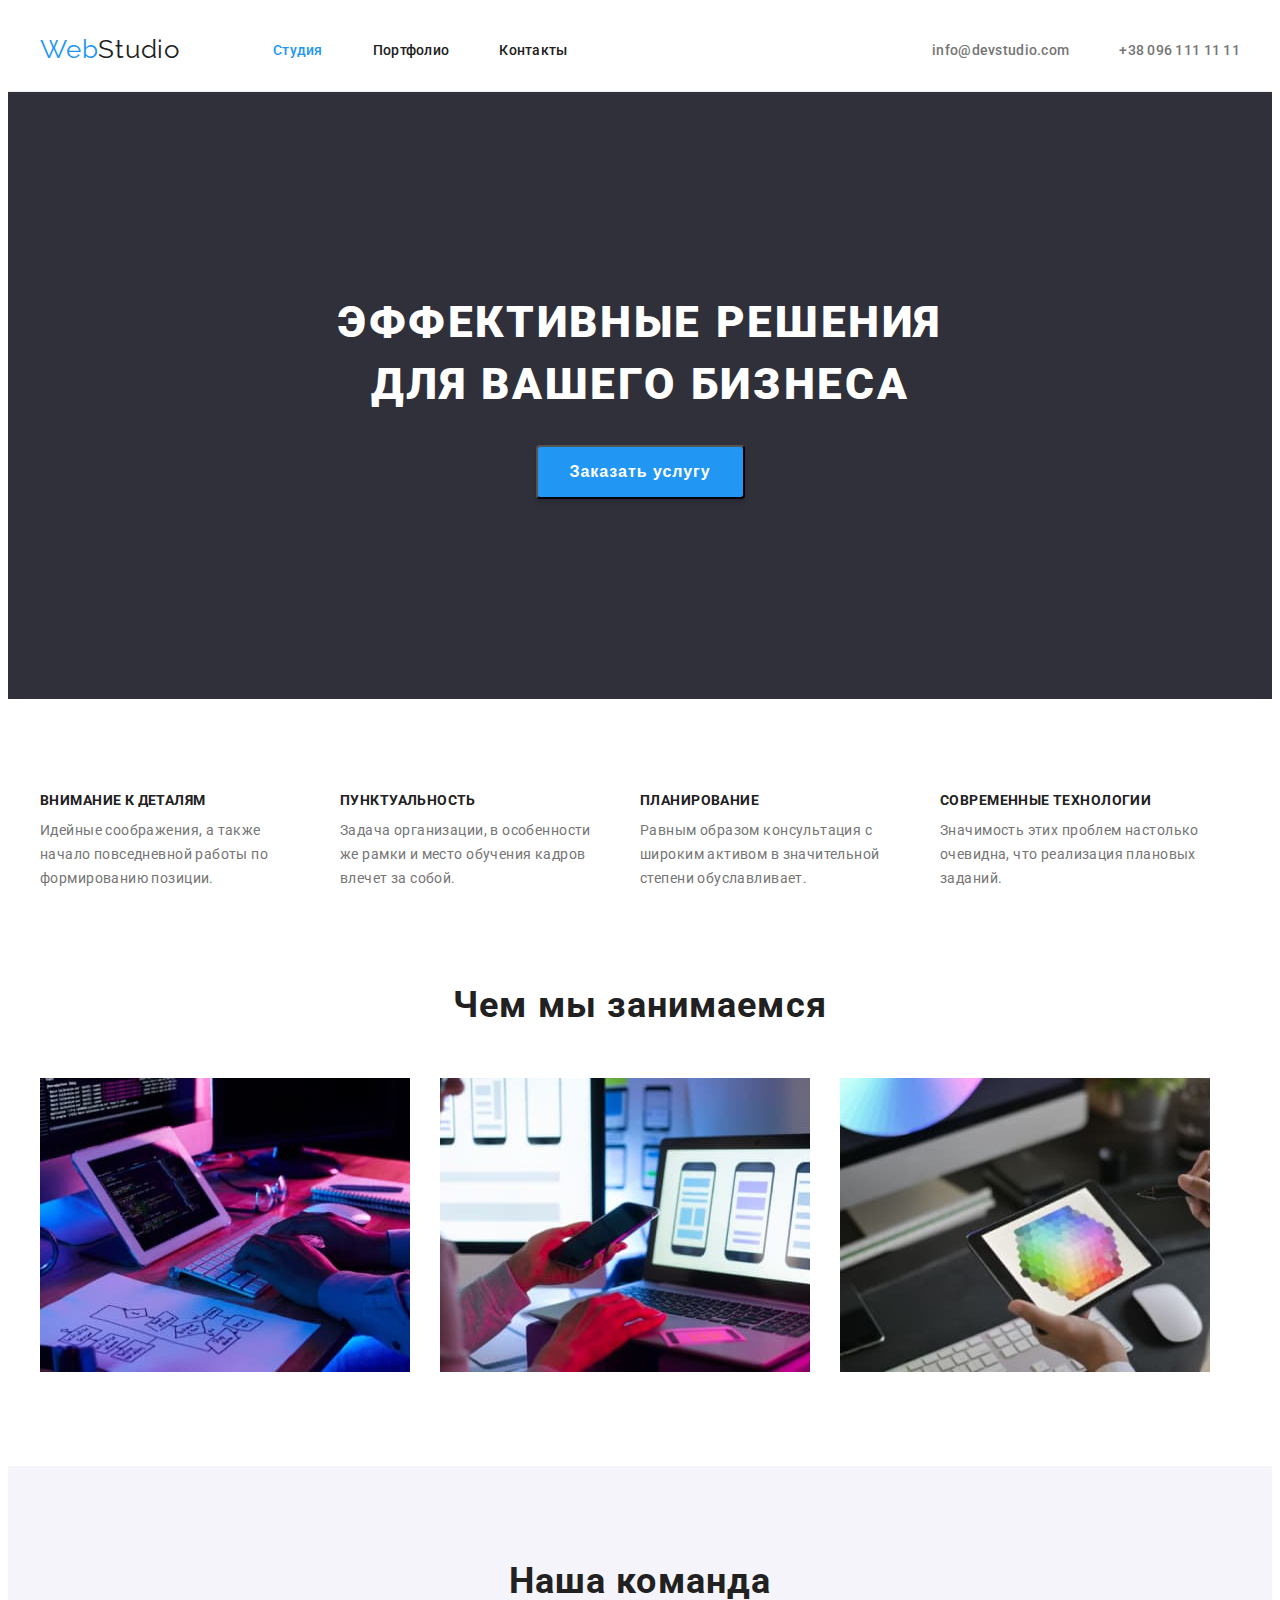
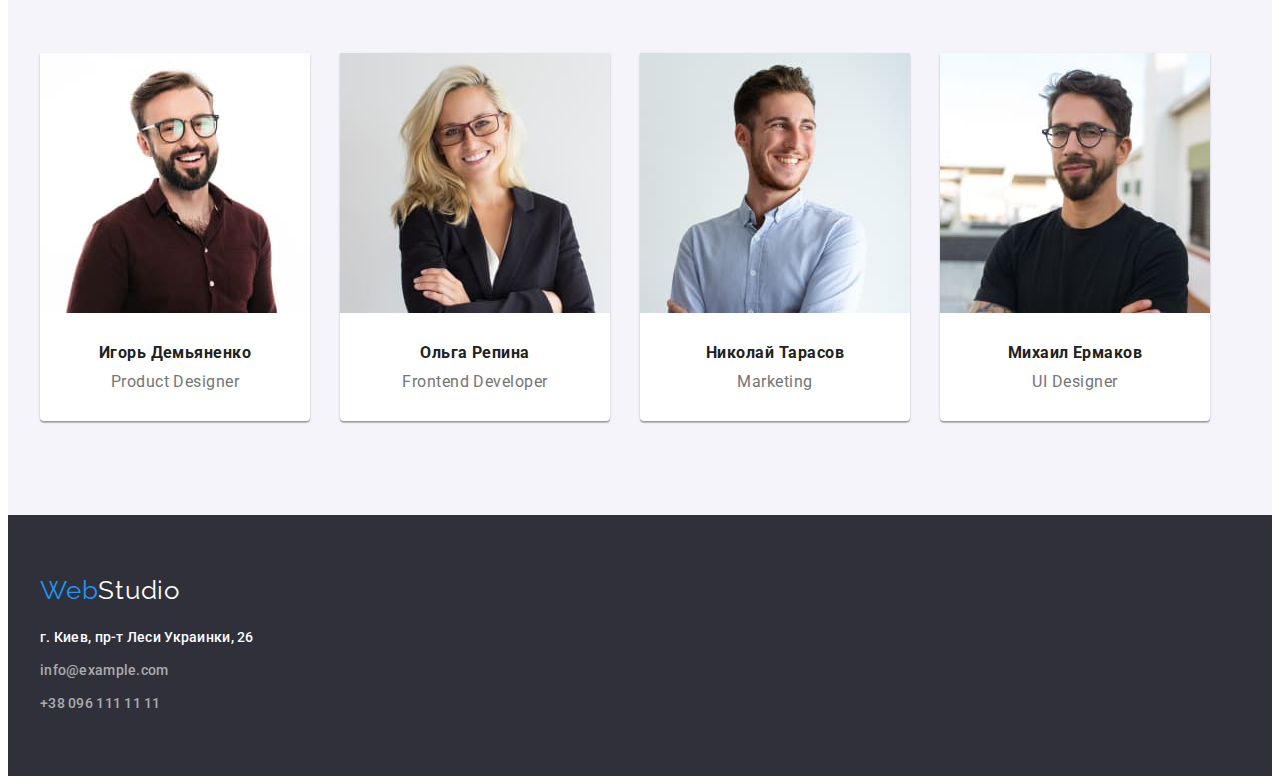
<file: index.html>
<!DOCTYPE html>
<html lang="ru">
  <head>
    <meta charset="UTF-8" />
    <meta http-equiv="X-UA-Compatible" content="IE=edge" />
    <meta name="viewport" content="width=device-width, initial-scale=1.0" />
    <title>WebStudio</title>
    <link rel="preconnect" href="https://fonts.googleapis.com" />
    <link rel="preconnect" href="https://fonts.gstatic.com" crossorigin />
    <link
      href="https://fonts.googleapis.com/css2?family=Raleway:ital,wght@0,700;1,700&display=swap"
      rel="stylesheet"
    />
    <link
      href="https://fonts.googleapis.com/css2?family=Raleway:wght@700&family=Roboto:wght@400;500;700;900&family=Shizuru&display=swap"
      rel="stylesheet"
    />
    <link
      rel="stylesheet"
      href="https://cdnjs.cloudflare.com/ajax/libs/modern-normalize/1.1.0/modern-normalize.min.css"
      integrity="sha512-wpPYUAdjBVSE4KJnH1VR1HeZfpl1ub8YT/NKx4PuQ5NmX2tKuGu6U/JRp5y+Y8XG2tV+wKQpNHVUX03MfMFn9Q=="
      crossorigin="anonymous"
      referrerpolicy="no-referrer"
    />
    <link rel="stylesheet" href="./css/styles.css" />
  </head>
  <body>
    <header class="border">
      <div class="container container-flex">
        <nav class="container-flex">
          <a href="index.html" class="header-logo a logo"
            ><span class="header-logo-styles">Web</span>Studio</a
          >
          <ul class="list container-flex header-stydia">
            <li class="header-info-margin">
              <a class="header-items a" href="index.html"
                ><span class="portfolio">Студия</span></a
              >
            </li>
            <li class="header-info-margin header-port">
              <a class="header-items a" href="portfolio.html">Портфолио</a>
            </li>
            <li class="header-info-margin header-cont">
              <a class="header-items a" href="#contacts">Контакты</a>
            </li>
          </ul>
        </nav>
        <ul class="list container-flex header-email">
          <li class="header-info-margin">
            <a class="header-contakty a conatakt" href="mailto:"
              >info@devstudio.com</a
            >
          </li>
          <li class="header-info-margin header-tele">
            <a class="header-contakty a" href="tel:+380961111111"
              >+38 096 111 11 11</a
            >
          </li>
        </ul>
      </div>
    </header>
    <main>
      <section class="hero">
        <div class="container">
          <h1 class="hero-list list">ЭФФЕКТИВНЫЕ РЕШЕНИЯ ДЛЯ ВАШЕГО БИЗНЕСА</h1>
          <button type="button" class="hero-btn">
            <span class="hero-btn-text">Заказать услугу</span>
          </button>
        </div>
      </section>
      <section class="main-section">
        <div class="container">
          <h2 class="visually-hidden">
            Ключевые моменты и решения для бизнеса
          </h2>
          <ul class="main-item list">
            <li class="main-margin">
              <h3 class="main-item-heading item-heading">ВНИМАНИЕ К ДЕТАЛЯМ</h3>
              <p class="main-item-text">
                Идейные соображения, а также начало повседневной работы по
                формированию позиции.
              </p>
            </li>
            <li class="main-margin">
              <h3 class="main-item-heading item-heading">ПУНКТУАЛЬНОСТЬ</h3>
              <p class="main-item-text">
                Задача организации, в особенности же рамки и место обучения
                кадров влечет за собой.
              </p>
            </li>
            <li class="main-margin">
              <h3 class="main-item-heading item-heading">ПЛАНИРОВАНИЕ</h3>
              <p class="main-item-text">
                Равным образом консультация с широким активом в значительной
                степени обуславливает.
              </p>
            </li>
            <li class="main-margin">
              <h3 class="main-item-heading item-heading">
                СОВРЕМЕННЫЕ ТЕХНОЛОГИИ
              </h3>
              <p class="main-item-text">
                Значимость этих проблем настолько очевидна, что реализация
                плановых заданий.
              </p>
            </li>
          </ul>
        </div>
      </section>
      <section class="main-bottom">
        <div class="container color">
          <h2 class="main-skills-heading general">Чем мы занимаемся</h2>
          <ul class="list img-margin header-flex">
            <li class="main-foto">
              <img
                src="./images/img.jpg"
                alt="Стол с компьютером"
                width="370"
                height="294"
              />
            </li>
            <li class="main-foto">
              <img
                src="./images/img2.jpg"
                alt="Информация на мониторе ноутбука"
                width="370"
                height="294"
              />
            </li>
            <li class="main-foto">
              <img
                src="./images/img3.jpg"
                alt="Цветовая палитра на экране планшета"
                width="370"
                height="294"
              />
            </li>
          </ul>
        </div>
      </section>
      <section class="section">
        <div class="container">
          <h2 class="team-heading general">Наша команда</h2>
          <ul class="list header-flex">
            <li class="team-foto">
              <img
                src="./images/img4.jpg"
                alt="Игорь Демьяненко"
                width="270"
                height="260"
              />
              <h3 class="team-name">Игорь Демьяненко</h3>
              <p class="team-profession">Product Designer</p>
            </li>
            <li class="team-foto">
              <img
                src="./images/img5.jpg"
                alt="Ольга Репина"
                width="270"
                height="260"
              />
              <h3 class="team-name">Ольга Репина</h3>
              <p class="team-profession">Frontend Developer</p>
            </li>
            <li class="team-foto">
              <img
                src="./images/img6.jpg"
                alt="Николай Тарасов"
                width="270"
                height="260"
              />
              <h3 class="team-name">Николай Тарасов</h3>
              <p class="team-profession">Marketing</p>
            </li>
            <li class="team-foto">
              <img
                src="./images/img7.jpg"
                alt="Михаил Ермаков"
                width="270"
                height="260"
              />
              <h3 class="team-name">Михаил Ермаков</h3>
              <p class="team-profession">UI Designer</p>
            </li>
          </ul>
        </div>
      </section>
      <footer class="footer" id="contacts">
        <div class="container color">
          <a href="index.html" class="footer-logo a logo"
            >Web<span class="footer-logo-text">Studio</span></a
          >
          <address class="footer-address">
            <ul class="list">
              <li class="cont-padding">
                <a
                  href="https://bit.ly/3pXMvUd"
                  target="_blank"
                  rel="noopener noreferrer"
                  class="footer-item a genera-text header-contakty"
                  >г. Киев, пр-т Леси Украинки, 26</a
                >
              </li>
              <li class="cont-padding">
                <a
                  href="mailto:info@devstudio.com"
                  class="footer-list a header-contakty"
                  >info@example.com</a
                >
              </li>
              <li class="cont-padding">
                <a
                  href="tel:+380961111111"
                  class="footer-list a genera-text header-contakty"
                  >+38 096 111 11 11</a
                >
              </li>
            </ul>
          </address>
        </div>
      </footer>
    </main>
  </body>
</html>
</file>
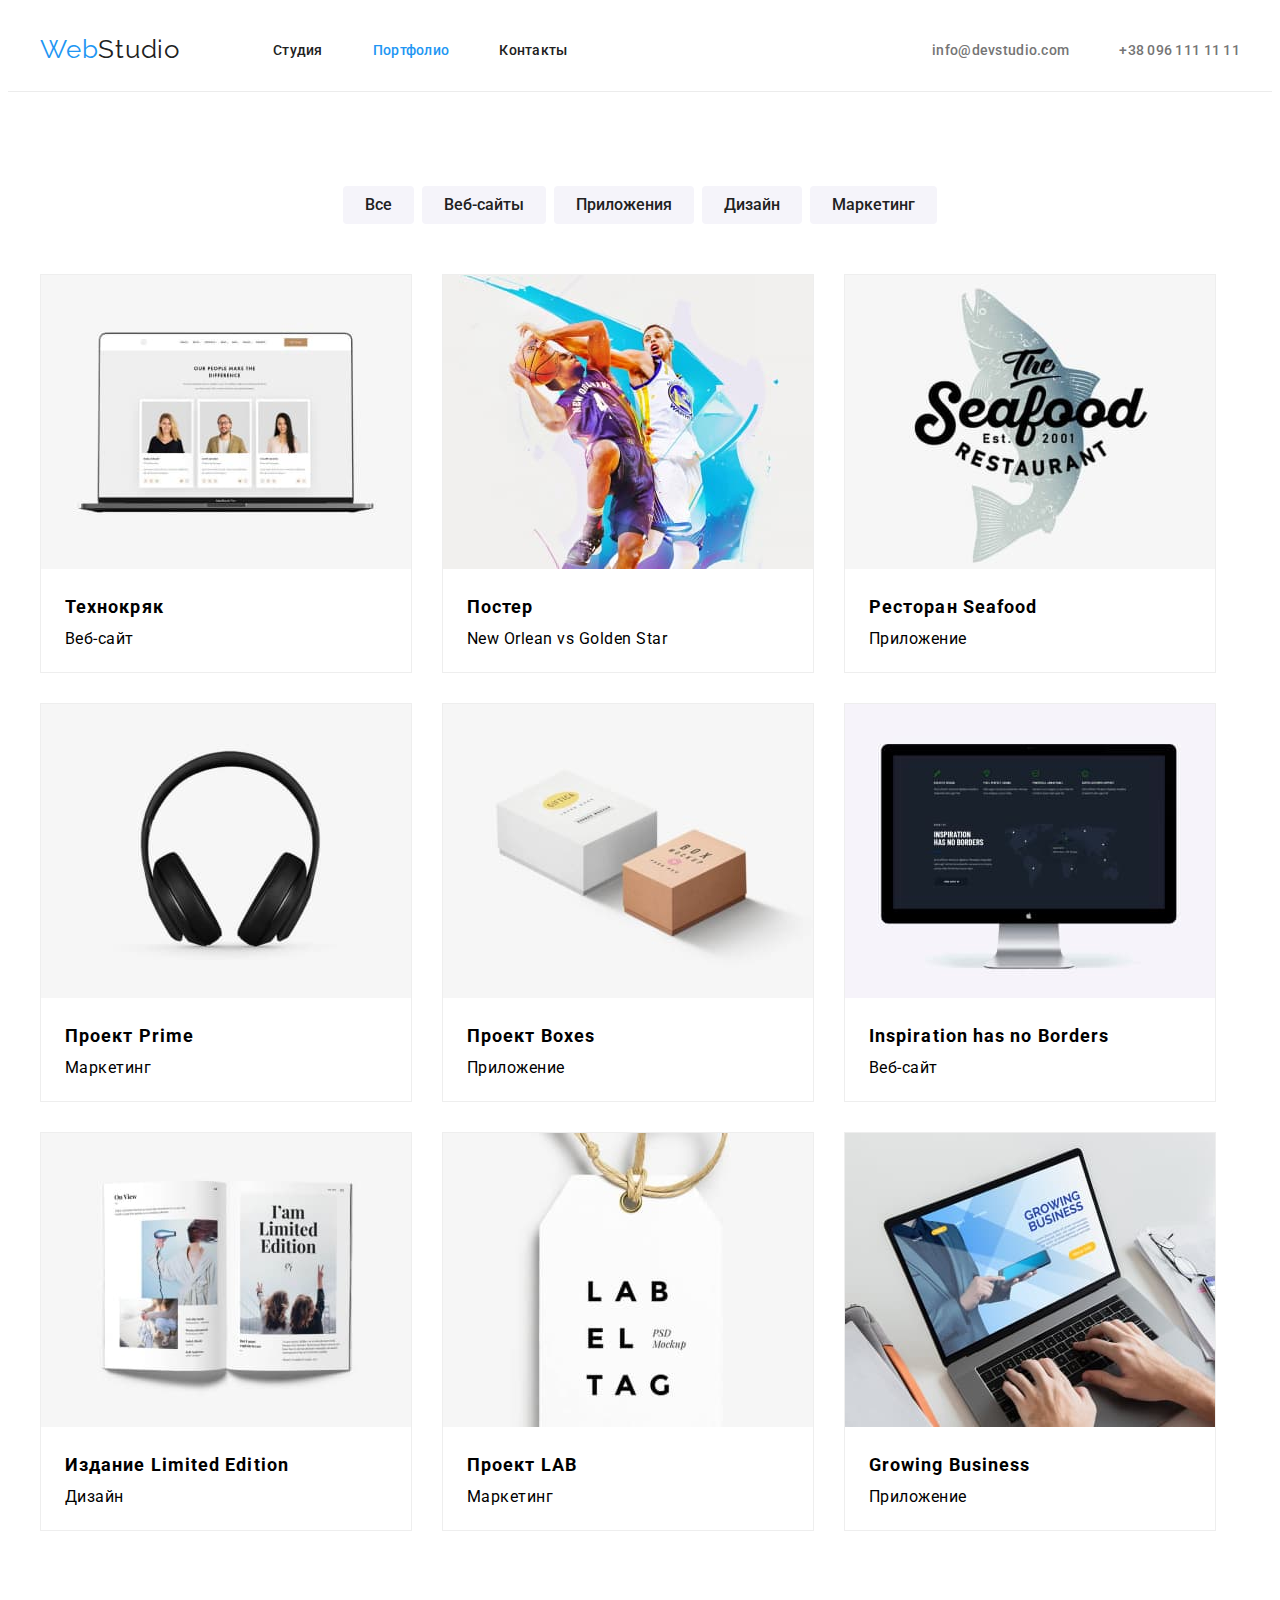
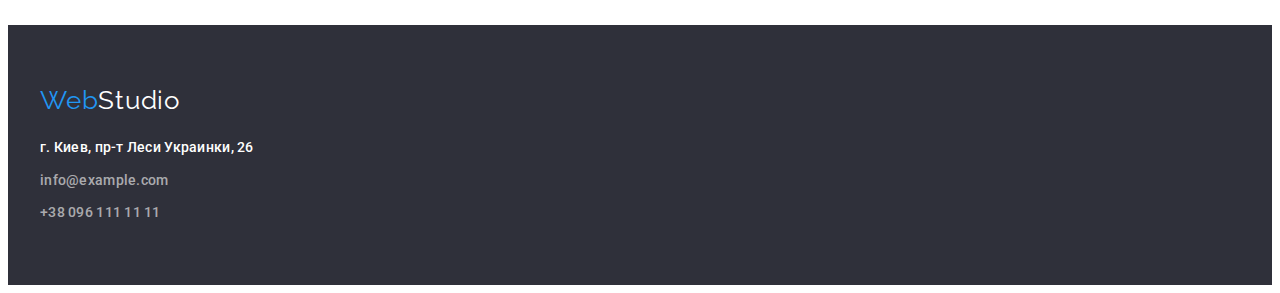
<file: portfolio.html>
<!DOCTYPE html>
<html lang="ru">
  <head>
    <meta charset="UTF-8" />
    <meta http-equiv="X-UA-Compatible" content="IE=edge" />
    <meta name="viewport" content="width=device-width, initial-scale=1.0" />
    <title>Portfolio</title>
    <link rel="preconnect" href="https://fonts.googleapis.com" />
    <link rel="preconnect" href="https://fonts.gstatic.com" crossorigin />
    <link
      href="https://fonts.googleapis.com/css2?family=Raleway:ital,wght@0,700;1,700&display=swap"
      rel="stylesheet"
    />
    <link
      href="https://fonts.googleapis.com/css2?family=Raleway:wght@700&family=Roboto:wght@400;500;700;900&family=Shizuru&display=swap"
      rel="stylesheet"
    />
    <link
      rel="stylesheet"
      href="https://cdnjs.cloudflare.com/ajax/libs/modern-normalize/1.1.0/modern-normalize.min.css"
      integrity="sha512-wpPYUAdjBVSE4KJnH1VR1HeZfpl1ub8YT/NKx4PuQ5NmX2tKuGu6U/JRp5y+Y8XG2tV+wKQpNHVUX03MfMFn9Q=="
      crossorigin="anonymous"
      referrerpolicy="no-referrer"
    />
    <link rel="stylesheet" href="./css/styles.css" />
  </head>
  <body>
    <header class="border">
      <div class="container container-flex">
        <nav class="container-flex">
          <a href="index.html" class="header-logo a logo"
            ><span class="header-logo-styles">Web</span>Studio</a
          >
          <ul class="list container-flex header-stydia">
            <li class="header-info-margin">
              <a class="header-items a" href="index.html">Студия</a>
            </li>
            <li class="header-info-margin header-port">
              <a class="header-items a" href="portfolio.html"
                ><span class="portfolio">Портфолио</span></a
              >
            </li>
            <li class="header-info-margin header-cont">
              <a class="header-items a" href="#contacts">Контакты</a>
            </li>
          </ul>
        </nav>
        <ul class="list container-flex header-email">
          <li class="header-info-margin">
            <a class="header-contakty a conatakt" href="mailto:"
              >info@devstudio.com</a
            >
          </li>
          <li class="header-info-margin header-tele">
            <a class="header-contakty a" href="tel:+380961111111"
              >+38 096 111 11 11</a
            >
          </li>
        </ul>
      </div>
    </header>
    <main>
      <section class="portfolio-section">
        <div class="container">
          <h1 class="visually-hidden">
            Ключевые моменты и решения для бизнеса
          </h1>

          <ul class="list header-flex-partfolio header-center">
            <li class="portfolio-btn-padding">
              <button type="button" class="portfolio-btn btn-text-padding">
                Все
              </button>
            </li>
            <li class="portfolio-btn-padding">
              <button type="button" class="portfolio-btn btn-text-padding">
                Веб-сайты
              </button>
            </li>
            <li class="portfolio-btn-padding">
              <button type="button" class="portfolio-btn btn-text-padding">
                Приложения
              </button>
            </li>
            <li class="portfolio-btn-padding">
              <button type="button" class="portfolio-btn btn-text-padding">
                Дизайн
              </button>
            </li>
            <li class="portfolio-btn-padding">
              <button type="button" class="portfolio-btn btn-text-padding">
                Маркетинг
              </button>
            </li>
          </ul>

          <ul class="portfolio-padding portfolio-img-flex">
            <li class="list border-box flex-box">
              <img
                src="./images/img8.jpg"
                alt="ноутбук с информацией"
                width="370"
                height="294"
              />
              <div class="portfolio-list-test">
                <h2 class="portfolio-text text-box">Технокряк</h2>
                <p class="portfolio-list text-box">Веб-сайт</p>
              </div>
            </li>
            <li class="list border-box flex-box">
              <img
                src="./images/img9.jpg"
                alt="постер с баскетболистами"
                width="370"
                height="294"
              />
              <div class="portfolio-list-test">
                <h2 class="portfolio-text text-box">Постер</h2>
                <p lang="en" class="portfolio-list text-box">
                  New Orlean vs Golden Star
                </p>
              </div class="portfolio-list-test">
            </li>
            <li class="list border-box flex-box">
              <img
                src="./images/img10.jpg"
                alt="логотип ресорана"
                width="370"
                height="294"
              />
              <div class="portfolio-list-test">
                <h2 class="portfolio-text text-box">Ресторан Seafood</h2>
                <p class="portfolio-list text-box">Приложение</p>
              </div>
            </li>
            <li class="list border-box flex-box">
              <img
                src="./images/img11.jpg"
                alt="чёрные большие наушники"
                width="370"
                height="294"
              />
              <div class="portfolio-list-test">
                <h2 class="portfolio-text text-box">Проект Prime</h2>
                <p class="portfolio-list text-box">Маркетинг</p>
              </div>
            </li>
            <li class="list border-box flex-box">
              <img
                src="./images/img12.jpg"
                alt="коробки"
                width="370"
                height="294"
              />
              <div class="portfolio-list-test">
                <h2 class="portfolio-text text-box">Проект Boxes</h2>
                <p class="portfolio-list text-box">Приложение</p>
              </div>
            </li>
            <li class="list border-box flex-box">
              <img
                src="./images/img13.jpg"
                alt="монитор apple"
                width="370"
                height="294"
              />
              <div class="portfolio-list-test">
                <h2 lang="en" class="portfolio-text text-box">
                  Inspiration has no Borders
                </h2>
                <p class="portfolio-list text-box">Веб-сайт</p>
              </div>
            </li>
            <li class="list border-box flex-box">
              <img
                src="./images/img14.jpg"
                alt="открытая книга"
                width="370"
                height="294"
              />
              <div class="portfolio-list-test">
                <h2 class="portfolio-text text-box">Издание Limited Edition</h2>
                <p class="portfolio-list text-box">Дизайн</p>
              </div>
            </li>
            <li class="list border-box flex-box">
              <img
                src="./images/img15.jpg"
                alt="бирка"
                width="370"
                height="294"
              />
              <div class="portfolio-list-test">
                <h2 class="portfolio-text text-box">Проект LAB</h2>
                <p class="portfolio-list text-box">Маркетинг</p>
              </div>
            </li>
            <li class="list border-box flex-box">
              <img
                src="./images/img16.jpg"
                alt="человек печатает на ноутбуке"
                width="370"
                height="294"
              />
              <div class="portfolio-list-test">
                <h2 lang="en" class="portfolio-text text-box">
                  Growing Business
                </h2>
                <p class="portfolio-list text-box">Приложение</p>
              </div>
            </li>
          </ul>
        </div>
      </section>
      <footer class="footer" id="contacts">
        <div class="container">
          <a href="index.html" class="footer-logo a logo"
            >Web<span class="footer-logo-text">Studio</span></a
          >

          <address class="footer-address">
            <ul class="list">
              <li class="cont-padding">
                <a
                  href="https://bit.ly/3pXMvUd"
                  target="_blank"
                  rel="noopener noreferrer"
                  class="footer-item a genera-text header-contakty"
                  >г. Киев, пр-т Леси Украинки, 26</a
                >
              </li>
              <li class="cont-padding">
                <a
                  href="mailto:info@devstudio.com"
                  class="footer-list a header-contakty"
                  >info@example.com</a
                >
              </li>
              <li class="cont-padding">
                <a
                  href="tel:+380961111111"
                  class="footer-list a genera-text header-contakty"
                  >+38 096 111 11 11</a
                >
              </li>
            </ul>
          </address>
        </div>
      </footer>
    </main>
  </body>
</html>
</file>
<file: css/styles.css>
:root {
  --header: #ffffff;
  --portfolio: #2196f3;
  --header-logo: #212121;
  --header-logo-styles: #2196f3;
  --header-color: #ffffff;
  --header-items: #212121;
  --main-item-heading: #212121;
  --main-item-text: #757575;
  --main-skills-heading: #212121;
  --team: #f5f4fa;
  --team-name: #212121;
  --team-profession: #757575;
  --footer-logo-text: #ffffff;
  --hero: #2f303a;
  --hover-focus: #2196f3;
  --contacty: #757575;
  --footer-logo: #ffffff;
}

body {
  font-family: "Roboto";
}

.a {
  text-decoration: none;
}
.list {
  padding: 0;
  margin: 0;
  list-style: none;
}

p,
h1,
h2,
h3,
h4,
h5,
h6 {
  margin: 0;
  padding: 0;
}

ul,
ol {
  padding-left: 0;
  margin: 0;
}

button {
  cursor: pointer;
}

img {
  width: 100%;
  height: auto;
  display: block;
}

.container {
  width: 1200px;

  padding: 0 15px;
  margin: 0 auto;
}

.logo {
  font-family: "Raleway";
  font-style: normal;
  font-size: 26px;
  line-height: 1.2;

  letter-spacing: 0.03em;
}
/* --------------------------------------------------------------general------------------------------------------------------------ */
.general {
  font-family: inherit;
  font-size: 36px;
  line-height: 1.2;
}

.genera-text {
  font-family: inherit;
  font-size: 14px;
  line-height: 1.71;
  letter-spacing: 0.03em;
}

.item-heading {
  font-family: inherit;
  font-size: 14px;
  line-height: 1.14;
  letter-spacing: 0.03em;
  text-transform: uppercase;
}

.visually-hidden {
  position: absolute;
  white-space: nowrap;
  width: 1px;
  height: 1px;
  overflow: hidden;
  border: 0;
  padding: 0;
  clip: rect(0 0 0 0);
  clip-path: inset(50%);
  margin: -1px;
}

.container-flex {
  display: flex;
  flex-direction: row;
  align-items: center;
}

.border {
  border-bottom: 1px solid #ececec;
}

/* ----------------------------------------------------------header-------------------------------------------------------------- */
.header {
  border-bottom: 1px solid #ececec;

  background: var(--header);
}

.header-center {
  display: flex;
  justify-content: center;
}

.head {
  margin: 24px 0 25px 0;
}

.header-logo {
  color: var(--header-logo);
}

.header-navigation {
  color: var(--header-navigation);
}

.header-logo-styles {
  color: var(--header-logo-styles);
}

.header-flex {
  display: flex;
}

.header-info-margin {
  padding-top: 32px;
  padding-bottom: 32px;
}

.header-flex-partfolio {
  margin-bottom: 50px;

  display: flex;
}

.header-items {
  font-family: inherit;
  font-weight: 500;
  font-size: 14px;
  line-height: 1.2;
  letter-spacing: 0.02em;

  color: var(--header-items);
}

.header-items:hover,
.header-items:focus {
  color: var(--hover-focus);
}

.header-contakty {
  font-family: inherit;
  font-weight: 500;
  font-size: 14px;
  line-height: 1.14;
  letter-spacing: 0.02em;

  color: var(--contacty);
}

.header-contakty:hover,
.header-contakty:focus {
  color: var(--hover-focus);
}

.header-stydia {
  margin-left: 93px;
}

.header-port {
  margin-left: 50px;
}

.header-cont {
  margin-left: 50px;
}

.header-email {
  margin-left: auto;
}

.header-tele {
  margin-left: 50px;
}

/* -----------------------------------------------------------------hero-------------------------------------------------------- */
.hero {
  padding-top: 200px;
  padding-bottom: 200px;
  text-align: center;

  background: var(--hero);
}
.hero-list {
  margin-bottom: 30px;
  margin-left: auto;
  margin-right: auto;

  max-width: 696px;

  font-family: inherit;
  font-weight: 900;
  font-size: 44px;
  line-height: 1.4;
  text-align: center;
  letter-spacing: 0.06em;
  text-transform: uppercase;

  color: var(--header-color);
}

.hero-btn {
  margin-bottom: 0%;

  padding: 10px 32px 10px 32px;

  background: var(--header-logo-styles);
  box-shadow: 0px 4px 4px rgba(0, 0, 0, 0.15);
  border-radius: 4px;
}

.hero-btn-text {
  display: flex;
  align-items: center;
  text-align: center;

  font-family: inherit;
  font-weight: 700;
  font-size: 16px;
  line-height: 1.87;
  letter-spacing: 0.06em;

  color: var(--header-color);
}
/* --------------------------------------------------------------main------------------------------------------------------------ */
.main-bottom {
  padding-bottom: 94px;
}

.main-section {
  padding: 94px 0;
  background: var(--header);
}

.main-item {
  display: flex;
}

.main-item-heading {
  margin-bottom: 10px;
  color: var(--main-item-heading);
}

.main-margin {
  display: inline;
  margin-right: 30px;

  width: 270px;

  font-weight: 400;
  font-size: 14px;
  line-height: 1.7;
  letter-spacing: 0.03em;
}

.main-margin:last-child {
  margin-right: 0;
}

.main-item-text {
  max-width: 270px;

  color: var(--main-item-text);
}

.main-skills-heading {
  margin-bottom: 50px;

  text-align: center;

  letter-spacing: 0.03em;

  color: var(--main-skills-heading);
}

.main-foto {
  margin-right: 30px;
}

.main-foto:last-child {
  margin-right: 0;
}

.section {
  background: #f5f4fa;
  padding: 94px 0;
}
/* --------------------------------------------------------------team------------------------------------------------------------ */

.team {
  padding: 94px 0;

  background: var(--team);
}
.team-heading {
  margin-bottom: 50px;

  text-align: center;

  letter-spacing: 0.03em;

  color: var(--main-skills-heading);
}

.team-foto {
  margin-right: 30px;

  background-color: #ffffff;

  box-shadow: 0px 1px 3px rgba(0, 0, 0, 0.12), 0px 1px 1px rgba(0, 0, 0, 0.14),
    0px 2px 1px rgba(0, 0, 0, 0.2);
  border-radius: 0px 0px 4px 4px;
}

.team-foto:last-child {
  margin-right: 0;
}

.team-name {
  padding-top: 30px;

  text-align: center;

  font-size: 16px;
  line-height: 1.2;
  letter-spacing: 0.03em;

  color: var(--team-name);
}

.team-profession {
  padding-top: 10px;
  padding-bottom: 30px;

  text-align: center;

  font-size: 16px;
  line-height: 1.2;
  letter-spacing: 0.03em;

  color: var(--team-profession);
}

/* ----------------------------------------------------------------footer-------------------------------------------------------------- */
.footer {
  padding-top: 60px;
  padding-bottom: 60px;

  background: var(--hero);
}

.footer-logo {
  display: inline-block;

  margin-bottom: 20px;
  color: #2196f3;
}

.footer-logo-text {
  color: #ffffff;
}

.yu {
  padding-bottom: 0;
}
.cont-padding {
  margin-bottom: 9px;
}
.cont-padding:last-child {
  margin-bottom: 0px;
}

.footer-item {
  color: var(--header-color);
}

.footer-list {
  padding-bottom: 9px;
  padding-bottom: 0;

  color: rgba(255, 255, 255, 0.6);
}

.footer-address {
  font-style: normal;
  font-weight: 400;
  font-size: 14px;
  line-height: 1.7;
  letter-spacing: 0.03em;
  color: var(--white-text-color);
}

/* ---------------------------------------------------------btn---------------------------------------------------------------------- */

.btn-text-padding {
  padding: 6px 22px;
}

/* ----------------------------------------------------------portfolio---------------------------------------------------------------- */

.portfolio-section {
  padding: 94px 0;
}

.portfolio-btn {
  color: #212121;

  border-radius: 4px;
  border: none;
  cursor: pointer;
  background: #f5f4fa;

  font-family: "Roboto";
  font-style: normal;
  font-weight: 500;
  font-size: 16px;
  line-height: 1.6;
}

.portfolio-btn:hover,
.portfolio-btn:focus {
  background-color: #2196f3;
  color: #ffffff;
}

.portfolio {
  color: var(--portfolio);
}

.portfolio-img-flex {
  display: flex;
  flex-wrap: wrap;
}

.portfolio-main {
  font-family: inherit;
  font-size: 16px;
  line-height: 1, 6;
  text-align: center;
  letter-spacing: 0.03em;

  background-color: var(--portfolio-main);
}

.portfolio-img {
  position: absolute;
  width: 370px;
  height: 404px;
  left: 215px;
  top: 262px;

  background: var(--header-color);
  border: 1px solid #eeeeee;
  box-sizing: border-box;
  box-shadow: 0px 1px 1px rgba(0, 0, 0, 0.12), 0px 4px 4px rgba(0, 0, 0, 0.06),
    1px 4px 6px rgba(0, 0, 0, 0.16);
}

/* .portfolio-padding {
  padding-bottom: 94px;
} */

.portfolio-text {
  font-family: inherit;
  font-size: 18px;
  line-height: 2;
  letter-spacing: 0.06em;

  color: var(--items);
}

.portfolio-list {
  font-family: inherit;
  font-weight: 400;
  font-size: 16px;
  line-height: 1, 8;
  letter-spacing: 0.03em;

  color: var(--contakty);
}

.portfolio-kont {
  color: var(--header-color);
}

.button:button {
  color: var(--logo-color);
}

.portfolio-btn-padding {
  margin-right: 8px;
}
.portfolio-btn-padding:last-child {
  margin-right: 0;
}

/* --------------------------------flex-box--------------------------------------- */
.flex-box {
  width: 370px;
  margin-right: 30px;
  margin-bottom: 30px;
}

.flex-box:nth-child(1n + 7) {
  margin-bottom: 0;
}

.flex-box:nth-child(3n) {
  margin-right: 0;
}

.border-box {
  border: 1px solid #eeeeee;
}

.text-box {
  padding-bottom: 4px;
}

.portfolio-list-test {
  padding-top: 20px;
  padding-bottom: 20px;
  padding-left: 24px;
}
</file>
